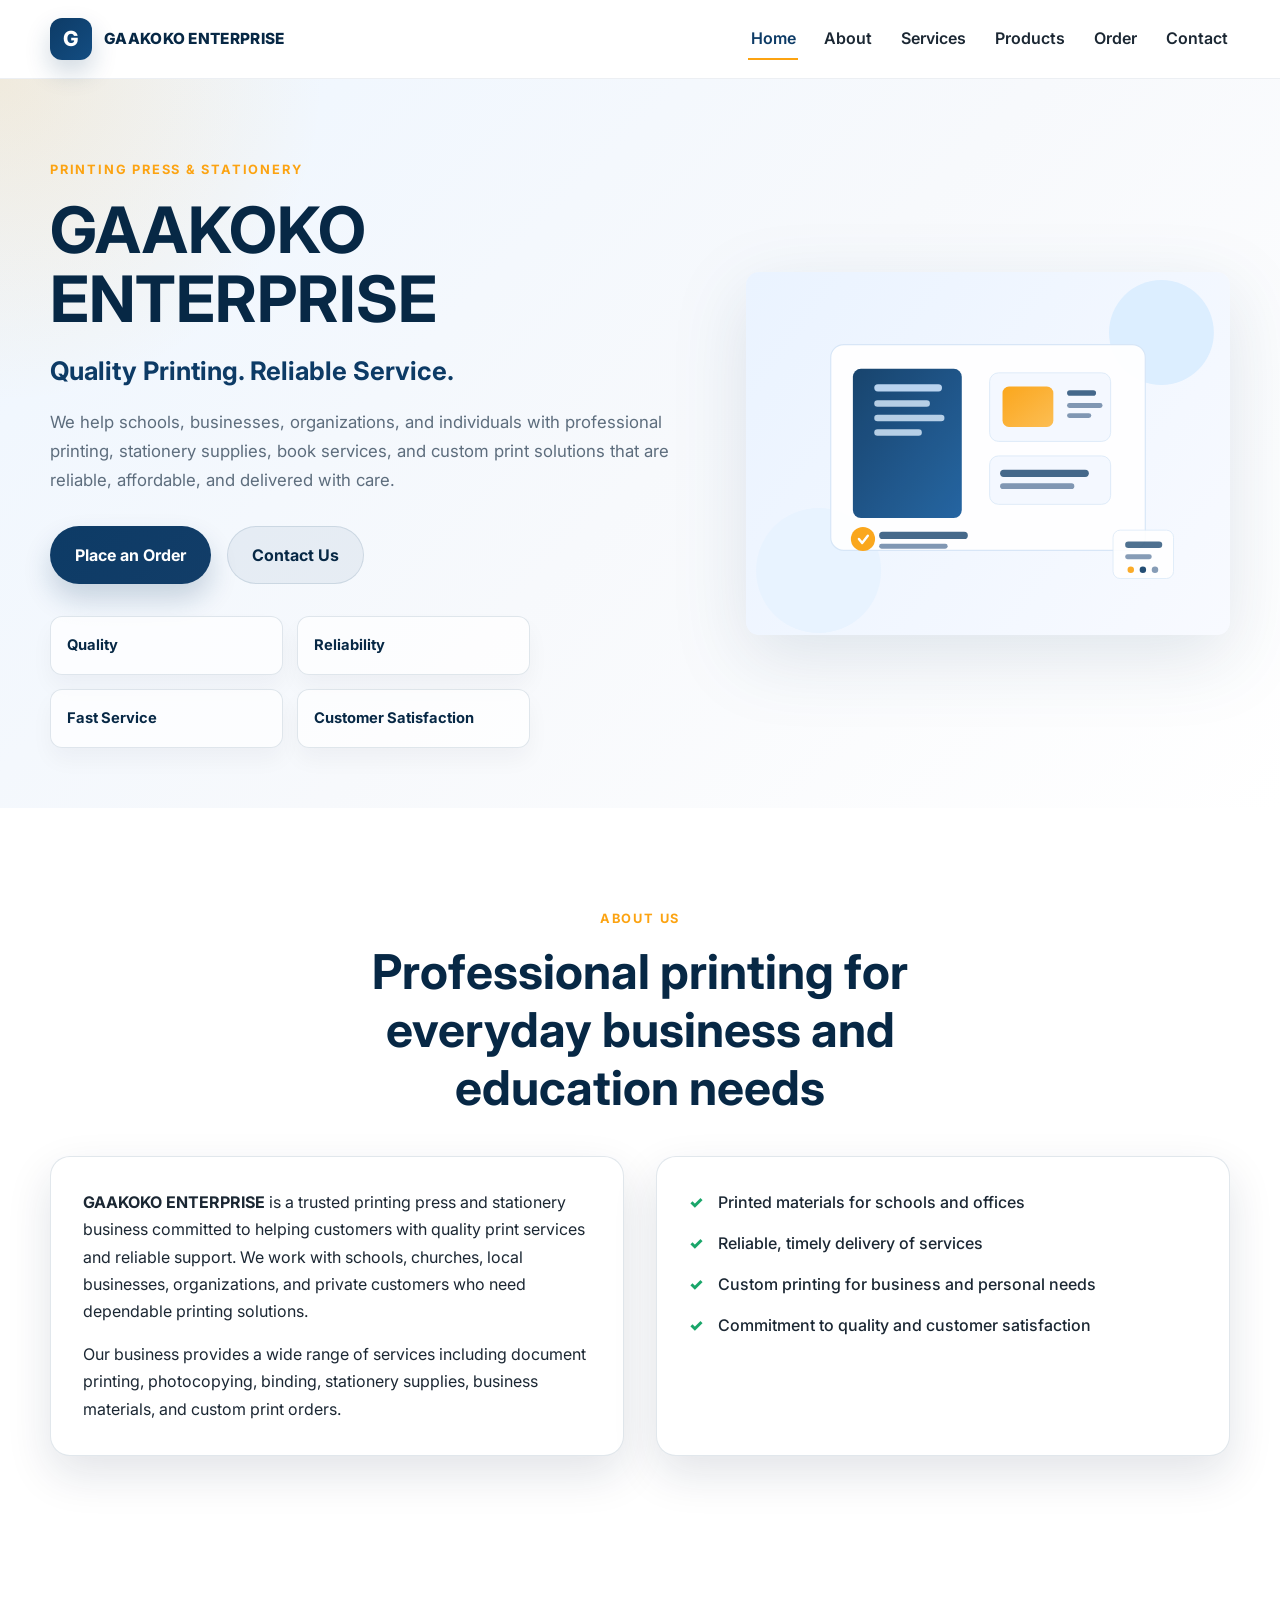
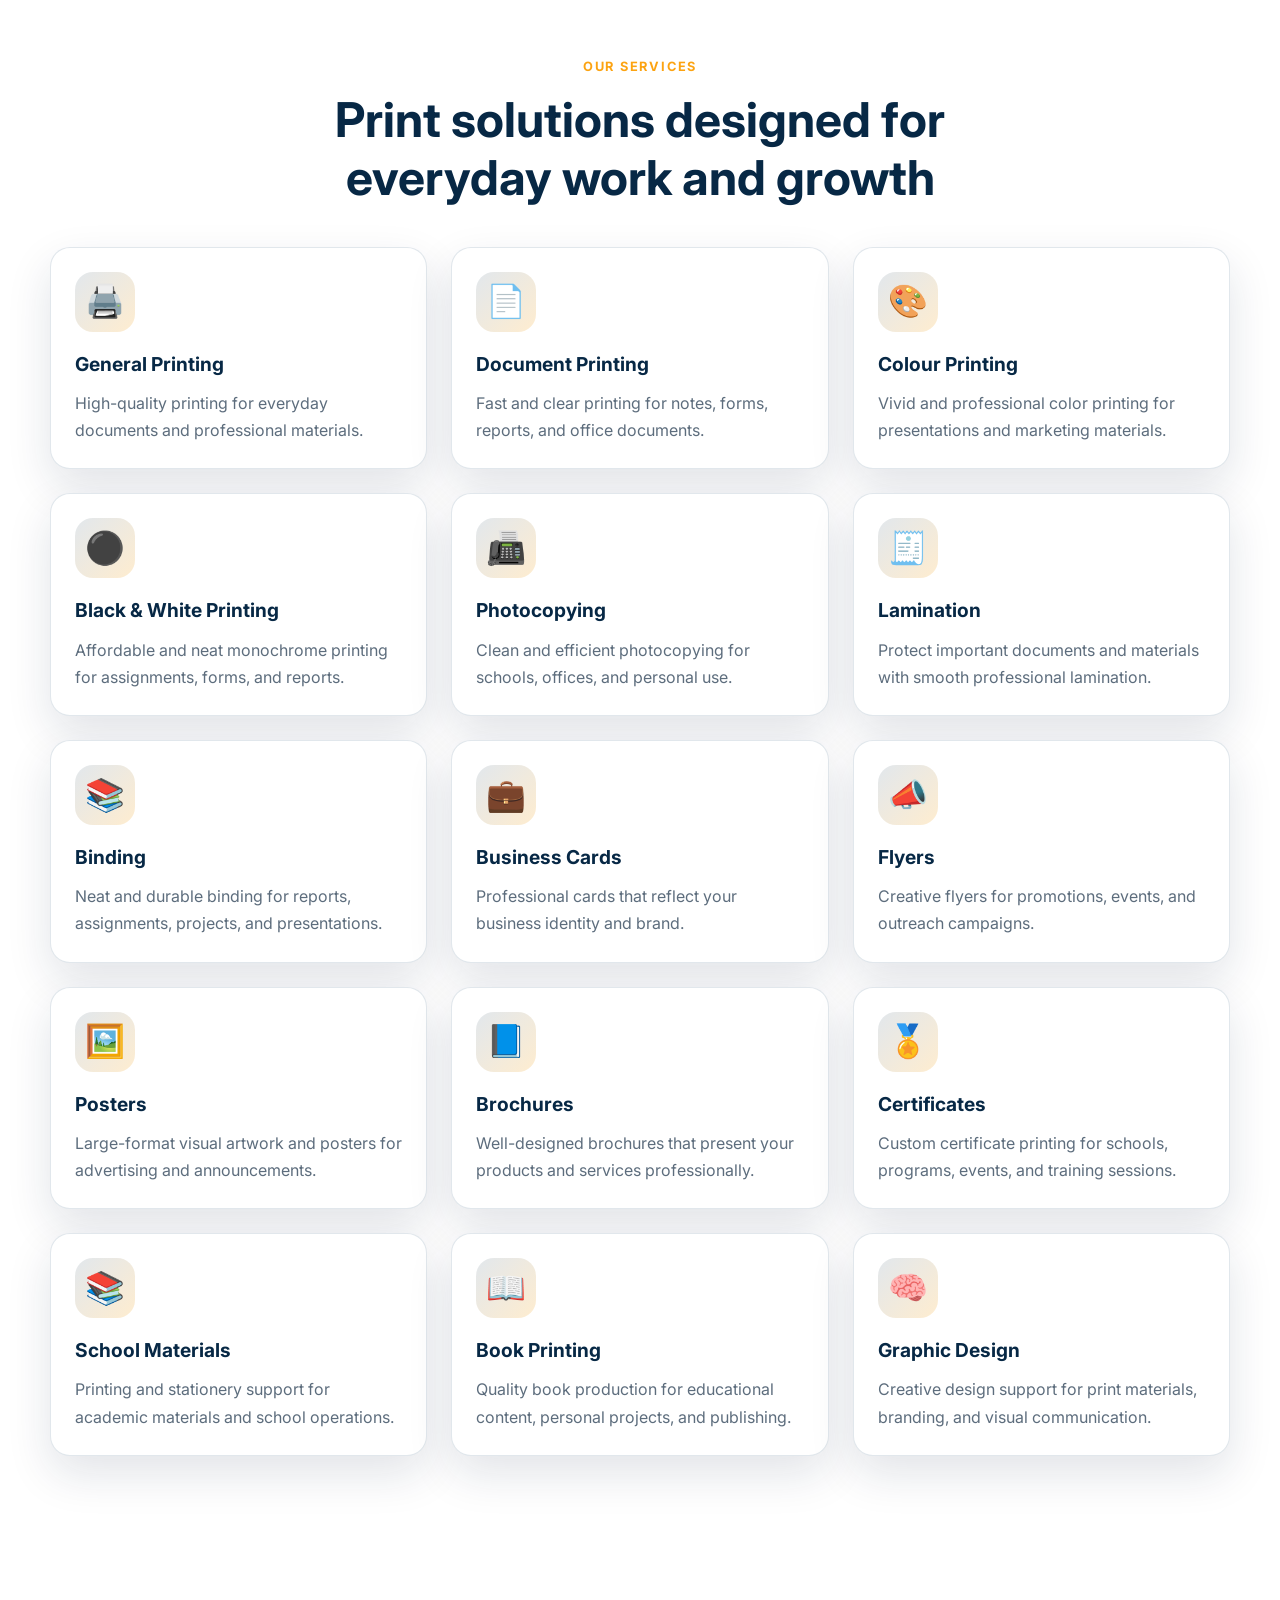
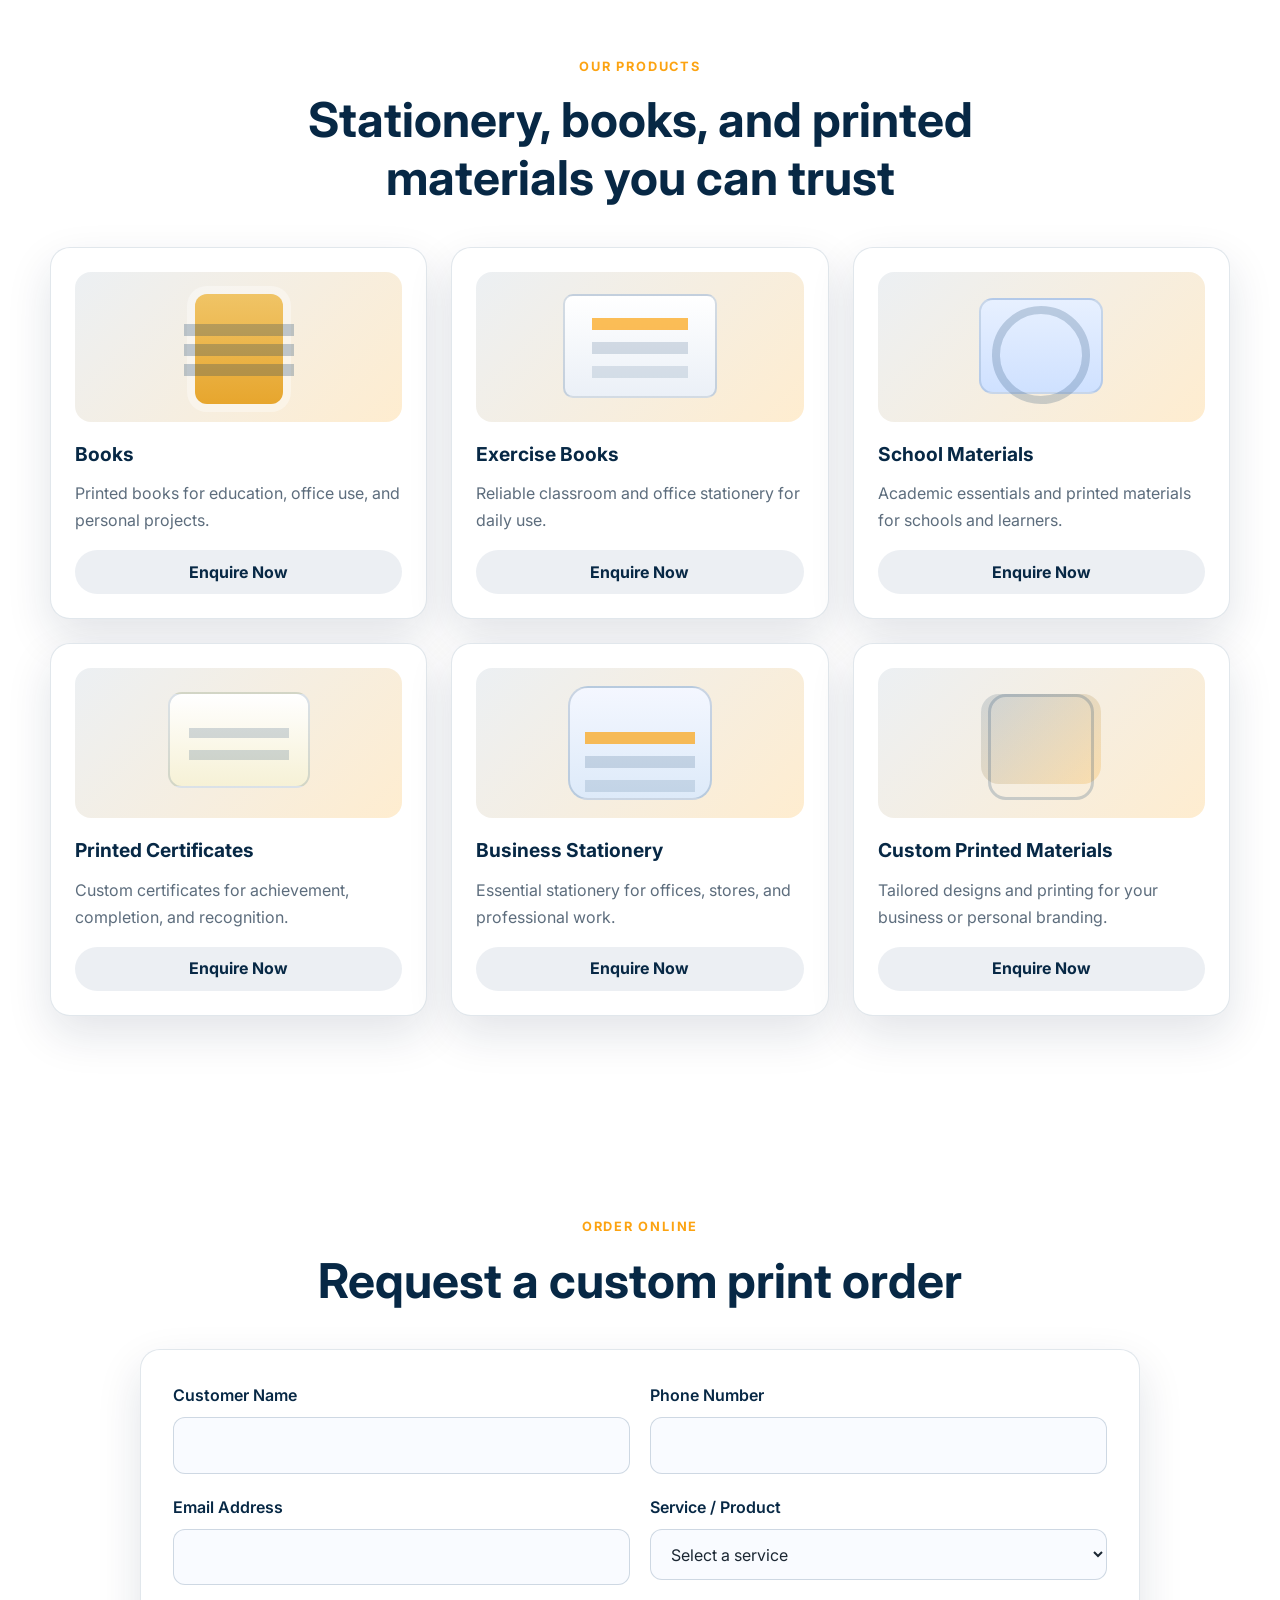
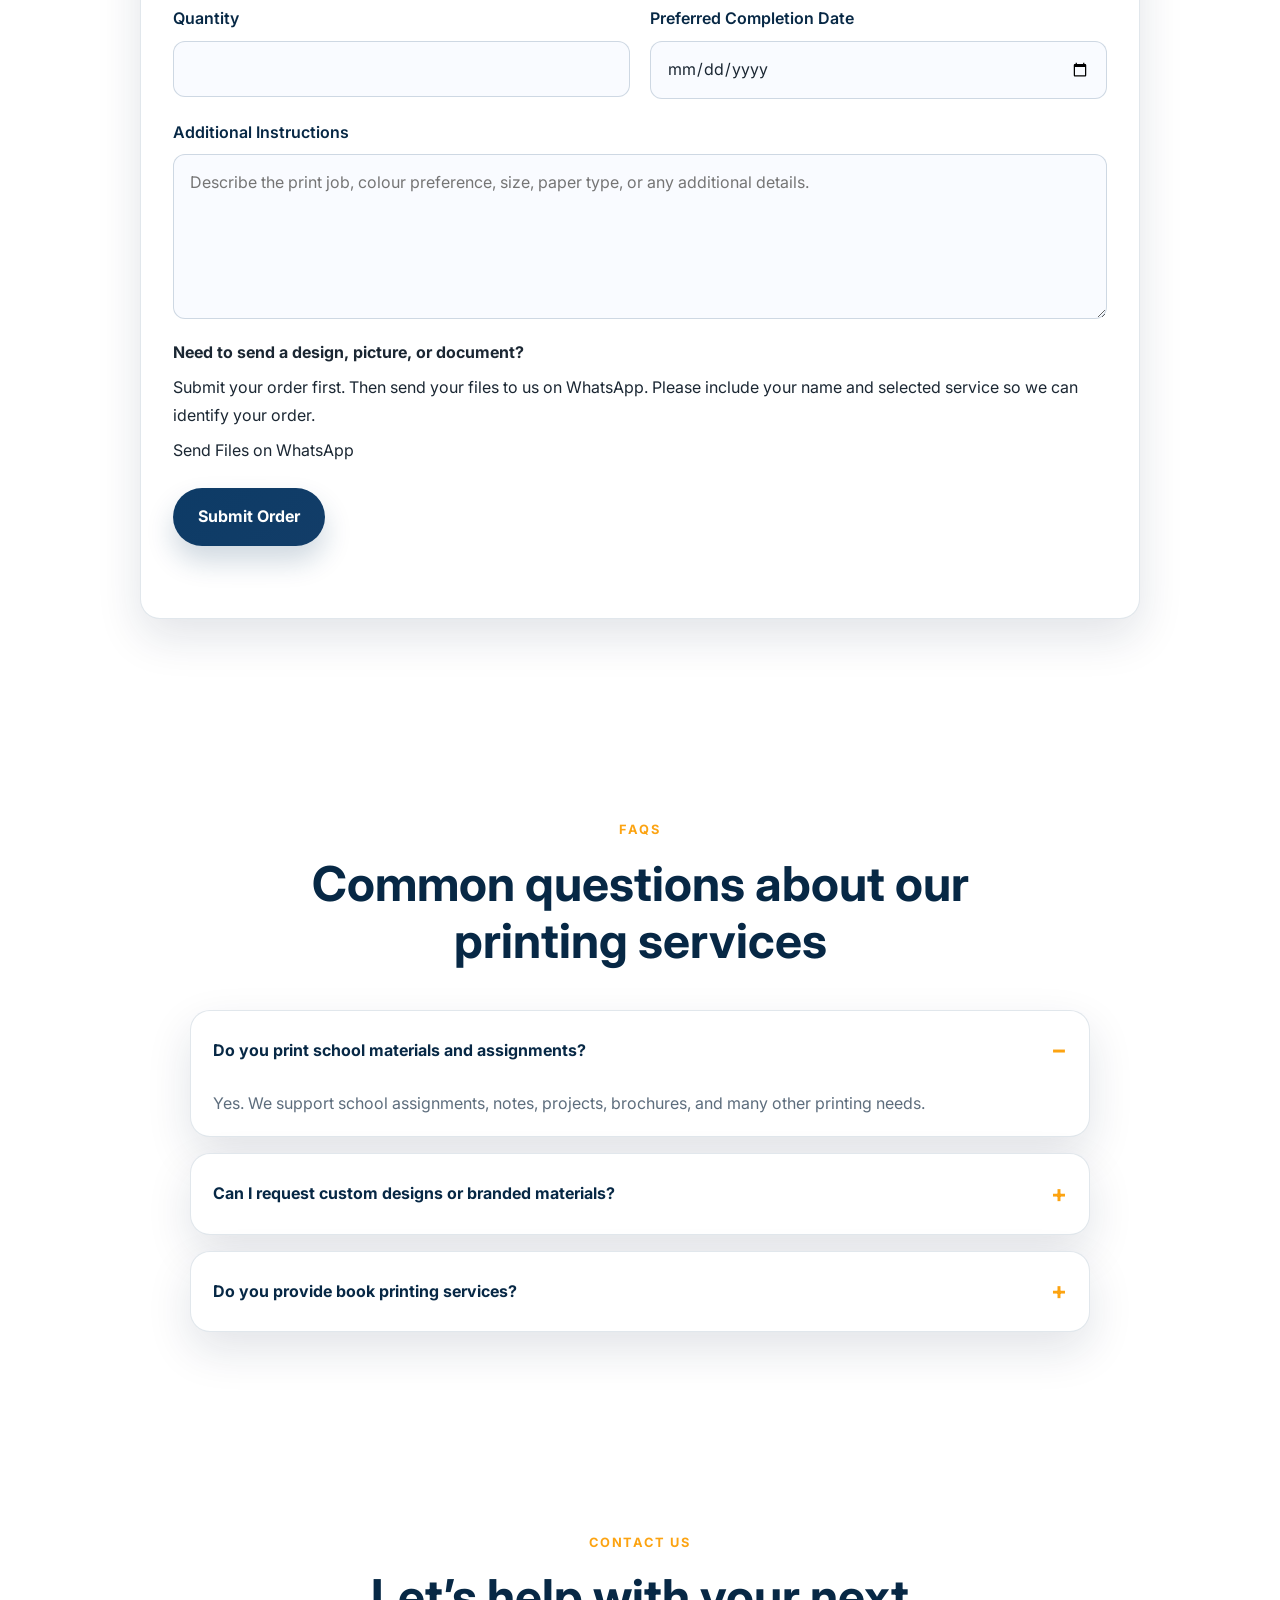
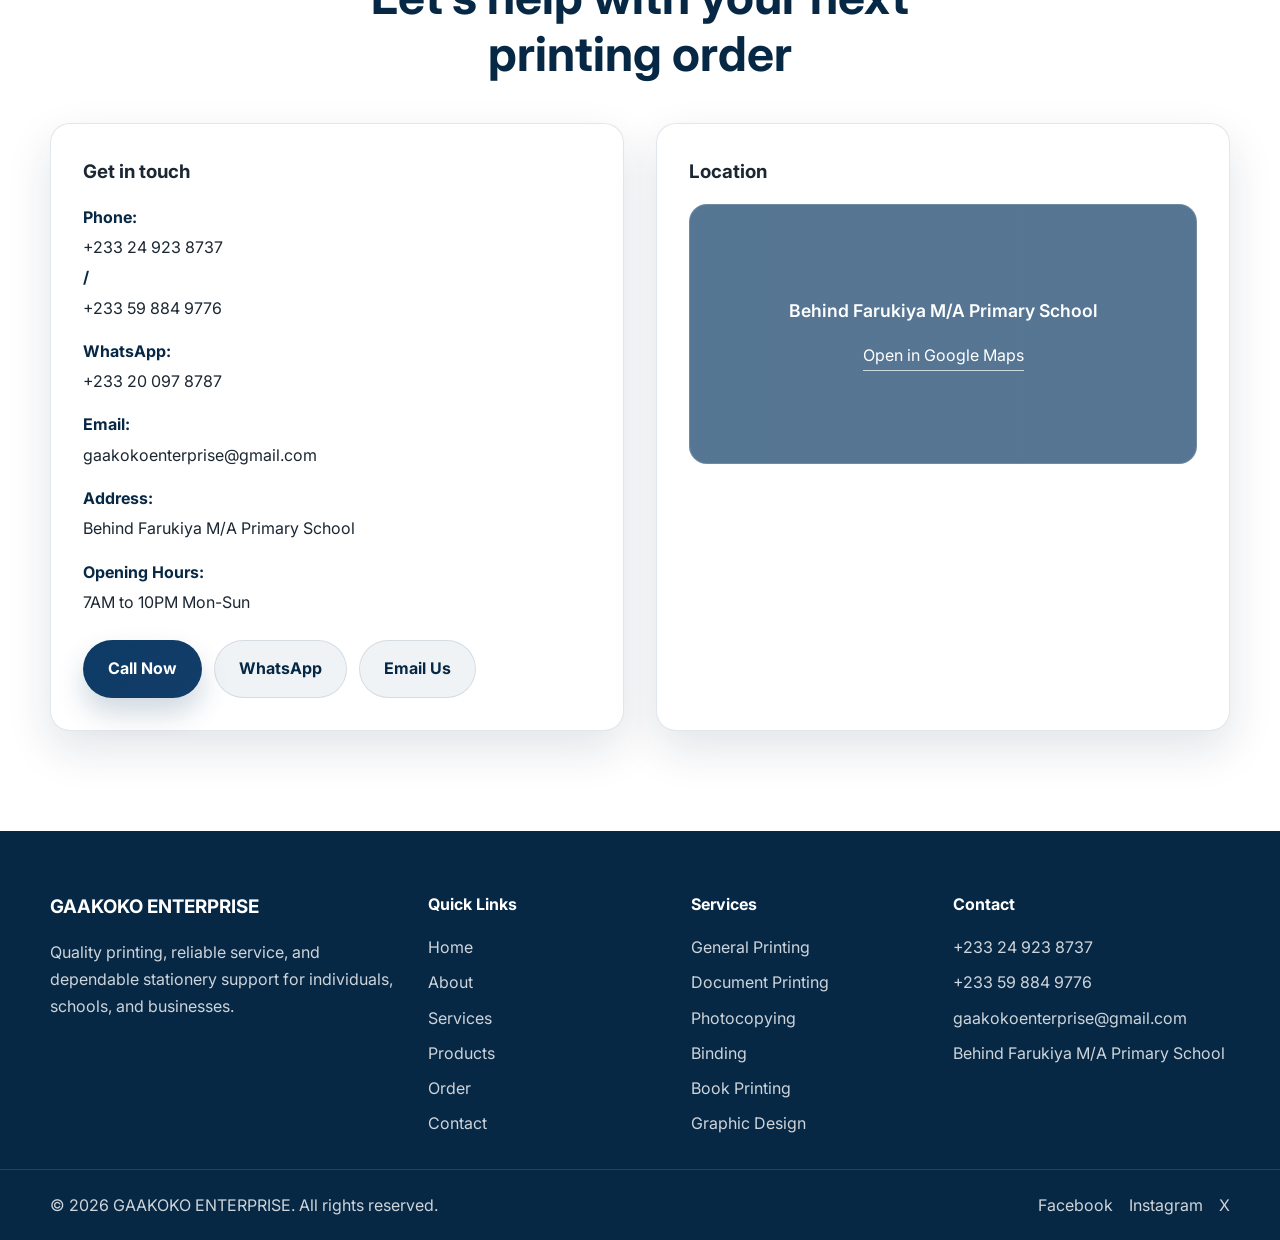
<file: index.html>
<!DOCTYPE html>
<html lang="en">
  <head>
    <meta charset="UTF-8" />
    <meta name="viewport" content="width=device-width, initial-scale=1.0" />
    <title>GAAKOKO ENTERPRISE | Quality Printing. Reliable Service.</title>
    <meta
      name="description"
      content="GAAKOKO ENTERPRISE provides quality printing, document services, book printing, stationery, and custom printing solutions for homes, schools, businesses, and organizations."
    />
    <meta
      name="keywords"
      content="GAAKOKO ENTERPRISE, printing press, stationery, book printing, document printing, photocopying, branding, Ghana printing business"
    />
    <meta property="og:title" content="GAAKOKO ENTERPRISE" />
    <meta
      property="og:description"
      content="Quality Printing. Reliable Service. Printing, stationery, books, and custom document services."
    />
    <meta property="og:type" content="website" />
    <meta property="og:image" content="images/hero-printing.svg" />
    <link rel="preconnect" href="https://fonts.googleapis.com" />
    <link rel="preconnect" href="https://fonts.gstatic.com" crossorigin />
    <link
      href="https://fonts.googleapis.com/css2?family=Inter:wght@400;500;600;700;800&display=swap"
      rel="stylesheet"
    />
    <link rel="stylesheet" href="style.css" />
  </head>
  <body>
    <header class="site-header">
      <nav class="navbar container" aria-label="Main navigation">
        <a href="#home" class="brand" aria-label="GAAKOKO ENTERPRISE home">
          <span class="brand-mark">G</span>
          <span class="brand-text">GAAKOKO ENTERPRISE</span>
        </a>

        <button class="nav-toggle" aria-label="Open menu" aria-expanded="false">
          <span></span>
          <span></span>
          <span></span>
        </button>

        <div class="nav-menu">
          <ul class="nav-links">
            <li><a href="#home">Home</a></li>
            <li><a href="#about">About</a></li>
            <li><a href="#services">Services</a></li>
            <li><a href="#products">Products</a></li>
            <li><a href="#order">Order</a></li>
            <li><a href="#contact">Contact</a></li>
          </ul>
        </div>
      </nav>
    </header>

    <main>
      <section id="home" class="hero">
        <div class="container hero-inner">
          <div class="hero-content reveal">
            <p class="eyebrow">Printing Press &amp; Stationery</p>
            <h1>GAAKOKO ENTERPRISE</h1>
            <p class="tagline">Quality Printing. Reliable Service.</p>
            <p class="hero-text">
              We help schools, businesses, organizations, and individuals with professional
              printing, stationery supplies, book services, and custom print solutions that are
              reliable, affordable, and delivered with care.
            </p>

            <div class="hero-actions">
              <a href="#order" class="btn btn-primary">Place an Order</a>
              <a href="#contact" class="btn btn-secondary">Contact Us</a>
            </div>

            <div class="hero-highlights" aria-label="Business values">
              <div><strong>Quality</strong></div>
              <div><strong>Reliability</strong></div>
              <div><strong>Fast Service</strong></div>
              <div><strong>Customer Satisfaction</strong></div>
            </div>
          </div>

          <div class="hero-visual reveal">
            <img
              src="images/hero-printing.svg"
              alt="Illustration of printing services and paper materials"
            />
          </div>
        </div>
      </section>

      <section id="about" class="section about">
        <div class="container">
          <div class="section-heading reveal">
            <p class="eyebrow">About Us</p>
            <h2>Professional printing for everyday business and education needs</h2>
          </div>

          <div class="about-grid">
            <div class="about-card reveal">
              <p>
                <strong>GAAKOKO ENTERPRISE</strong> is a trusted printing press and stationery
                business committed to helping customers with quality print services and reliable
                support. We work with schools, churches, local businesses, organizations, and
                private customers who need dependable printing solutions.
              </p>
              <p>
                Our business provides a wide range of services including document printing,
                photocopying, binding, stationery supplies, business materials, and custom print
                orders.
              </p>
            </div>

            <div class="about-card reveal">
              <ul class="check-list">
                <li>Printed materials for schools and offices</li>
                <li>Reliable, timely delivery of services</li>
                <li>Custom printing for business and personal needs</li>
                <li>Commitment to quality and customer satisfaction</li>
              </ul>
            </div>
          </div>
        </div>
      </section>

      <section id="services" class="section services">
        <div class="container">
          <div class="section-heading reveal">
            <p class="eyebrow">Our Services</p>
            <h2>Print solutions designed for everyday work and growth</h2>
          </div>

          <div class="card-grid">
            <article class="service-card reveal">
              <div class="icon">🖨️</div>
              <h3>General Printing</h3>
              <p>High-quality printing for everyday documents and professional materials.</p>
            </article>

            <article class="service-card reveal">
              <div class="icon">📄</div>
              <h3>Document Printing</h3>
              <p>Fast and clear printing for notes, forms, reports, and office documents.</p>
            </article>

            <article class="service-card reveal">
              <div class="icon">🎨</div>
              <h3>Colour Printing</h3>
              <p>Vivid and professional color printing for presentations and marketing materials.</p>
            </article>

            <article class="service-card reveal">
              <div class="icon">⚫</div>
              <h3>Black &amp; White Printing</h3>
              <p>Affordable and neat monochrome printing for assignments, forms, and reports.</p>
            </article>

            <article class="service-card reveal">
              <div class="icon">📠</div>
              <h3>Photocopying</h3>
              <p>Clean and efficient photocopying for schools, offices, and personal use.</p>
            </article>

            <article class="service-card reveal">
              <div class="icon">🧾</div>
              <h3>Lamination</h3>
              <p>Protect important documents and materials with smooth professional lamination.</p>
            </article>

            <article class="service-card reveal">
              <div class="icon">📚</div>
              <h3>Binding</h3>
              <p>Neat and durable binding for reports, assignments, projects, and presentations.</p>
            </article>

            <article class="service-card reveal">
              <div class="icon">💼</div>
              <h3>Business Cards</h3>
              <p>Professional cards that reflect your business identity and brand.</p>
            </article>

            <article class="service-card reveal">
              <div class="icon">📣</div>
              <h3>Flyers</h3>
              <p>Creative flyers for promotions, events, and outreach campaigns.</p>
            </article>

            <article class="service-card reveal">
              <div class="icon">🖼️</div>
              <h3>Posters</h3>
              <p>Large-format visual artwork and posters for advertising and announcements.</p>
            </article>

            <article class="service-card reveal">
              <div class="icon">📘</div>
              <h3>Brochures</h3>
              <p>Well-designed brochures that present your products and services professionally.</p>
            </article>

            <article class="service-card reveal">
              <div class="icon">🏅</div>
              <h3>Certificates</h3>
              <p>Custom certificate printing for schools, programs, events, and training sessions.</p>
            </article>

            <article class="service-card reveal">
              <div class="icon">📚</div>
              <h3>School Materials</h3>
              <p>Printing and stationery support for academic materials and school operations.</p>
            </article>

            <article class="service-card reveal">
              <div class="icon">📖</div>
              <h3>Book Printing</h3>
              <p>Quality book production for educational content, personal projects, and publishing.</p>
            </article>

            <article class="service-card reveal">
              <div class="icon">🧠</div>
              <h3>Graphic Design</h3>
              <p>Creative design support for print materials, branding, and visual communication.</p>
            </article>
          </div>
        </div>
      </section>

      <section id="products" class="section products">
        <div class="container">
          <div class="section-heading reveal">
            <p class="eyebrow">Our Products</p>
            <h2>Stationery, books, and printed materials you can trust</h2>
          </div>

          <div class="card-grid products-grid">
            <article class="product-card reveal">
              <div class="product-visual book" aria-hidden="true"></div>
              <h3>Books</h3>
              <p>Printed books for education, office use, and personal projects.</p>
              <button class="mini-btn" data-product="Books">Enquire Now</button>
            </article>

            <article class="product-card reveal">
              <div class="product-visual notebook" aria-hidden="true"></div>
              <h3>Exercise Books</h3>
              <p>Reliable classroom and office stationery for daily use.</p>
              <button class="mini-btn" data-product="Exercise Books">Enquire Now</button>
            </article>

            <article class="product-card reveal">
              <div class="product-visual school" aria-hidden="true"></div>
              <h3>School Materials</h3>
              <p>Academic essentials and printed materials for schools and learners.</p>
              <button class="mini-btn" data-product="School Materials">Enquire Now</button>
            </article>

            <article class="product-card reveal">
              <div class="product-visual certificate" aria-hidden="true"></div>
              <h3>Printed Certificates</h3>
              <p>Custom certificates for achievement, completion, and recognition.</p>
              <button class="mini-btn" data-product="Printed Certificates">Enquire Now</button>
            </article>

            <article class="product-card reveal">
              <div class="product-visual stationery" aria-hidden="true"></div>
              <h3>Business Stationery</h3>
              <p>Essential stationery for offices, stores, and professional work.</p>
              <button class="mini-btn" data-product="Business Stationery">Enquire Now</button>
            </article>

            <article class="product-card reveal">
              <div class="product-visual custom" aria-hidden="true"></div>
              <h3>Custom Printed Materials</h3>
              <p>Tailored designs and printing for your business or personal branding.</p>
              <button class="mini-btn" data-product="Custom Printed Materials">Enquire Now</button>
            </article>
          </div>
        </div>
      </section>

      <section id="order" class="section order">
        <div class="container">
          <div class="section-heading reveal">
            <p class="eyebrow">Order Online</p>
            <h2>Request a custom print order</h2>
          </div>

          <div class="order-wrapper reveal">
            <form id="orderForm" novalidate>
              <div class="form-grid">
                <div class="field">
                  <label for="customerName">Customer Name</label>
                  <input id="customerName" name="customerName" type="text" required />
                </div>

                <div class="field">
                  <label for="phoneNumber">Phone Number</label>
                  <input id="phoneNumber" name="phoneNumber" type="tel" required />
                </div>

                <div class="field">
                  <label for="emailAddress">Email Address</label>
                  <input id="emailAddress" name="emailAddress" type="email" required />
                </div>

                <div class="field">
                  <label for="serviceSelect">Service / Product</label>
                  <select id="serviceSelect" name="serviceSelect" required>
                    <option value="">Select a service</option>
                    <option value="General Printing">General Printing</option>
                    <option value="Document Printing">Document Printing</option>
                    <option value="Colour Printing">Colour Printing</option>
                    <option value="Black & White Printing">Black & White Printing</option>
                    <option value="Photocopying">Photocopying</option>
                    <option value="Lamination">Lamination</option>
                    <option value="Binding">Binding</option>
                    <option value="Business Cards">Business Cards</option>
                    <option value="Flyers">Flyers</option>
                    <option value="Posters">Posters</option>
                    <option value="Brochures">Brochures</option>
                    <option value="Certificates">Certificates</option>
                    <option value="School Materials">School Materials</option>
                    <option value="Book Printing">Book Printing</option>
                    <option value="Graphic Design">Graphic Design</option>
                    <option value="Books">Books</option>
                    <option value="Exercise Books">Exercise Books</option>
                    <option value="Business Stationery">Business Stationery</option>
                    <option value="Custom Printed Materials">Custom Printed Materials</option>
                  </select>
                </div>

                <div class="field">
                  <label for="quantity">Quantity</label>
                  <input id="quantity" name="quantity" type="number" min="1" required />
                </div>

                <div class="field">
                  <label for="completionDate">Preferred Completion Date</label>
                  <input id="completionDate" name="completionDate" type="date" required />
                </div>

                <div class="field full-width">
                  <label for="instructions">Additional Instructions</label>
                  <textarea
                    id="instructions"
                    name="instructions"
                    rows="5"
                    placeholder="Describe the print job, colour preference, size, paper type, or any additional details."
                  ></textarea>
                </div>

                <div class="field full-width upload-field">
  <p><strong>Need to send a design, picture, or document?</strong></p>
  <p>
    Submit your order first. Then send your files to us on WhatsApp.
    Please include your name and selected service so we can identify your order.
  </p>
  <a href="https://wa.me/233200978787" target="_blank" rel="noopener noreferrer">
    Send Files on WhatsApp
  </a>
</div>
                
              </div>

              <div class="form-actions">
                <button type="submit" class="btn btn-primary submit-btn">Submit Order</button>
              </div>

              <div id="formMessage" class="form-message" aria-live="polite"></div>
            </form>
          </div>
        </div>
      </section>

      <section class="section faq">
        <div class="container">
          <div class="section-heading reveal">
            <p class="eyebrow">FAQs</p>
            <h2>Common questions about our printing services</h2>
          </div>

          <div class="faq-list reveal">
            <div class="faq-item active">
              <button class="faq-question" type="button" aria-expanded="true">
                Do you print school materials and assignments?
              </button>
              <div class="faq-answer">
                <p>Yes. We support school assignments, notes, projects, brochures, and many other printing needs.</p>
              </div>
            </div>

            <div class="faq-item">
              <button class="faq-question" type="button" aria-expanded="false">
                Can I request custom designs or branded materials?
              </button>
              <div class="faq-answer">
                <p>Yes. We can help with custom printed materials and design support for business and personal use.</p>
              </div>
            </div>

            <div class="faq-item">
              <button class="faq-question" type="button" aria-expanded="false">
                Do you provide book printing services?
              </button>
              <div class="faq-answer">
                <p>Yes. We offer book printing services and other stationery and publication support.</p>
              </div>
            </div>
          </div>
        </div>
      </section>

      <section id="contact" class="section contact">
        <div class="container">
          <div class="section-heading reveal">
            <p class="eyebrow">Contact Us</p>
            <h2>Let’s help with your next printing order</h2>
          </div>

          <div class="contact-grid">
            <div class="contact-card reveal">
              <h3>Get in touch</h3>
              <ul class="contact-list">
                <li>
                  <span>Phone:</span>
                  <a href="tel:+233249238737">+233 24 923 8737</a>
                  <span>/</span>
                  <a href="tel:+233598849776">+233 59 884 9776</a>
                </li>
                <li>
                  <span>WhatsApp:</span>
                  <a href="https://wa.me/233200978787" target="_blank" rel="noreferrer">+233 20 097 8787</a>
                </li>
                <li>
                  <span>Email:</span>
                  <a href="mailto:gaakokoenterprise@gmail.com">gaakokoenterprise@gmail.com</a>
                </li>
                <li>
                  <span>Address:</span>
                  <p>Behind Farukiya M/A Primary School</p>
                </li>
                <li>
                  <span>Opening Hours:</span>
                  <p>7AM to 10PM Mon-Sun</p>
                </li>
              </ul>

              <div class="contact-actions">
                <a href="tel:+233249238737" class="btn btn-primary">Call Now</a>
                <a href="https://wa.me/233200978787" class="btn btn-secondary" target="_blank" rel="noreferrer">WhatsApp</a>
                <a href="mailto:[EMAIL ADDRESS]" class="btn btn-secondary">Email Us</a>
              </div>
            </div>

            <div class="map-card reveal">
              <h3>Location</h3>
              <div class="map-box" aria-label="Business location map placeholder">
                <p>Behind Farukiya M/A Primary School</p>
                <a
                  href="https://maps.google.com/?q=Behind+Farukiya+M%2FA+Primary+School"
                  target="_blank"
                  rel="noreferrer"
                >
                  Open in Google Maps
                </a>
              </div>
            </div>
          </div>
        </div>
      </section>
    </main>

    <footer class="site-footer">
      <div class="container footer-grid">
        <div>
          <h3>GAAKOKO ENTERPRISE</h3>
          <p>
            Quality printing, reliable service, and dependable stationery support for individuals,
            schools, and businesses.
          </p>
        </div>

        <div>
          <h4>Quick Links</h4>
          <ul>
            <li><a href="#home">Home</a></li>
            <li><a href="#about">About</a></li>
            <li><a href="#services">Services</a></li>
            <li><a href="#products">Products</a></li>
            <li><a href="#order">Order</a></li>
            <li><a href="#contact">Contact</a></li>
          </ul>
        </div>

        <div>
          <h4>Services</h4>
          <ul>
            <li>General Printing</li>
            <li>Document Printing</li>
            <li>Photocopying</li>
            <li>Binding</li>
            <li>Book Printing</li>
            <li>Graphic Design</li>
          </ul>
        </div>

        <div>
          <h4>Contact</h4>
          <ul>
            <li>+233 24 923 8737</li>
            <li>+233 59 884 9776</li>
            <li>gaakokoenterprise@gmail.com</li>
            <li>Behind Farukiya M/A Primary School</li>
          </ul>
        </div>
      </div>

      <div class="footer-bottom">
        <div class="container footer-bottom-inner">
          <p>© <span id="year"></span> GAAKOKO ENTERPRISE. All rights reserved.</p>
          <div class="socials" aria-label="Social media">
            <a href="#" aria-label="Facebook">Facebook</a>
            <a href="#" aria-label="Instagram">Instagram</a>
            <a href="#" aria-label="X">X</a>
          </div>
        </div>
      </div>
    </footer>

    <button class="scroll-top" type="button" aria-label="Scroll to top">↑</button>

    <script src="script.js"></script>
  </body>
</html>
</file>
<file: style.css>
* {
  margin: 0;
  padding: 0;
  box-sizing: border-box;
}

:root {
  --primary: #0d3b66;
  --primary-dark: #072845;
  --accent: #fca311;
  --accent-soft: #ffd166;
  --secondary: #d9eaf7;
  --light: #f7f9fc;
  --white: #ffffff;
  --text: #1b2733;
  --muted: #5d6d7d;
  --border: rgba(13, 59, 102, 0.12);
  --shadow: 0 18px 45px rgba(16, 35, 63, 0.12);
  --radius: 20px;
  --radius-sm: 12px;
  --container: 1180px;
}

html {
  scroll-behavior: smooth;
}

body {
  font-family: "Inter", sans-serif;
  color: var(--text);
  background: var(--white);
  line-height: 1.7;
}

img {
  max-width: 100%;
  display: block;
}

a {
  text-decoration: none;
  color: inherit;
}

button,
input,
select,
textarea {
  font: inherit;
}

button {
  cursor: pointer;
}

.container {
  width: min(var(--container), calc(100% - 2rem));
  margin: 0 auto;
}

.section {
  padding: 100px 0;
}

.eyebrow {
  font-size: 0.8rem;
  letter-spacing: 0.14em;
  text-transform: uppercase;
  color: var(--accent);
  font-weight: 700;
  margin-bottom: 14px;
}

.section-heading {
  margin-bottom: 2.5rem;
  text-align: center;
}

.section-heading h2 {
  font-size: clamp(2rem, 4vw, 3rem);
  color: var(--primary-dark);
  line-height: 1.2;
  max-width: 700px;
  margin: 0 auto;
}

.site-header {
  position: sticky;
  top: 0;
  z-index: 1000;
  background: rgba(255, 255, 255, 0.96);
  backdrop-filter: blur(10px);
  border-bottom: 1px solid rgba(13, 59, 102, 0.08);
}

.navbar {
  display: flex;
  align-items: center;
  justify-content: space-between;
  min-height: 78px;
  position: relative;
}

.brand {
  display: inline-flex;
  align-items: center;
  gap: 0.75rem;
  font-weight: 800;
  color: var(--primary-dark);
}

.brand-mark {
  width: 42px;
  height: 42px;
  background: linear-gradient(135deg, var(--primary), #134d82);
  color: var(--white);
  border-radius: 12px;
  display: grid;
  place-items: center;
  font-size: 1.3rem;
  box-shadow: 0 12px 26px rgba(13, 59, 102, 0.2);
}

.brand-text {
  font-size: 0.96rem;
  letter-spacing: 0.02em;
}

.nav-menu {
  display: flex;
  align-items: center;
}

.nav-links {
  display: flex;
  align-items: center;
  gap: 1.5rem;
  list-style: none;
}

.nav-links a {
  position: relative;
  color: var(--text);
  font-weight: 600;
  padding: 0.5rem 0.15rem;
  transition: color 0.2s ease;
}

.nav-links a::after {
  content: "";
  position: absolute;
  left: 0;
  bottom: -4px;
  width: 100%;
  height: 2px;
  background: var(--accent);
  transform: scaleX(0);
  transform-origin: left;
  transition: transform 0.25s ease;
}

.nav-links a:hover,
.nav-links a.active {
  color: var(--primary);
}

.nav-links a:hover::after,
.nav-links a.active::after {
  transform: scaleX(1);
}

.nav-toggle {
  display: none;
  border: none;
  background: transparent;
  width: 46px;
  height: 46px;
  border-radius: 12px;
  position: relative;
}

.nav-toggle span {
  display: block;
  width: 24px;
  height: 3px;
  background: var(--primary-dark);
  border-radius: 999px;
  margin: 5px auto;
  transition: transform 0.25s ease, opacity 0.25s ease;
}

.hero {
  background:
    radial-gradient(circle at top left, rgba(252, 163, 17, 0.14), transparent 22%),
    linear-gradient(135deg, #eef6ff 0%, #f7f9fc 52%, #ffffff 100%);
  padding: 80px 0 60px;
}

.hero-inner {
  display: grid;
  grid-template-columns: 1.15fr 0.85fr;
  align-items: center;
  gap: 2.5rem;
}

.hero-content h1 {
  font-size: clamp(2.5rem, 5vw, 4.25rem);
  line-height: 1.08;
  margin-bottom: 1rem;
  color: var(--primary-dark);
}

.tagline {
  font-size: clamp(1.15rem, 2vw, 1.6rem);
  color: var(--primary);
  font-weight: 700;
  margin-bottom: 1rem;
}

.hero-text {
  max-width: 620px;
  color: var(--muted);
  font-size: 1.05rem;
}

.hero-actions {
  display: flex;
  flex-wrap: wrap;
  gap: 1rem;
  margin-top: 2rem;
}

.btn {
  display: inline-flex;
  align-items: center;
  justify-content: center;
  min-height: 52px;
  padding: 0.9rem 1.5rem;
  border-radius: 999px;
  font-weight: 700;
  border: 1px solid transparent;
  transition: transform 0.2s ease, box-shadow 0.2s ease, background 0.2s ease;
}

.btn:hover {
  transform: translateY(-2px);
}

.btn-primary {
  background: linear-gradient(135deg, var(--primary), #123d68);
  color: var(--white);
  box-shadow: 0 15px 28px rgba(13, 59, 102, 0.2);
}

.btn-secondary {
  background: rgba(13, 59, 102, 0.06);
  color: var(--primary-dark);
  border-color: rgba(13, 59, 102, 0.12);
}

.hero-highlights {
  display: grid;
  grid-template-columns: repeat(2, minmax(160px, 1fr));
  gap: 0.85rem;
  margin-top: 2rem;
  max-width: 480px;
}

.hero-highlights div {
  background: rgba(255, 255, 255, 0.7);
  border: 1px solid var(--border);
  border-radius: var(--radius-sm);
  padding: 1rem 1rem;
  font-size: 0.92rem;
  color: var(--primary-dark);
  box-shadow: 0 12px 22px rgba(17, 28, 46, 0.04);
}

.hero-visual {
  display: flex;
  justify-content: center;
  align-items: center;
}

.hero-visual img {
  width: min(100%, 520px);
  filter: drop-shadow(0 22px 36px rgba(13, 59, 102, 0.12));
}

.about-grid,
.contact-grid {
  display: grid;
  grid-template-columns: repeat(2, minmax(0, 1fr));
  gap: 2rem;
}

.about-card,
.contact-card,
.map-card,
.order-wrapper,
.faq-item,
.service-card,
.product-card {
  background: var(--white);
  border-radius: var(--radius);
  border: 1px solid var(--border);
  box-shadow: var(--shadow);
}

.about-card,
.contact-card,
.map-card,
.order-wrapper {
  padding: 2rem;
}

.about-card p + p {
  margin-top: 1rem;
}

.check-list {
  list-style: none;
  display: grid;
  gap: 0.85rem;
  padding-left: 0;
}

.check-list li {
  position: relative;
  padding-left: 1.8rem;
  color: var(--text);
  font-weight: 500;
}

.check-list li::before {
  content: "✓";
  position: absolute;
  left: 0;
  top: 0;
  color: #1aa66a;
  font-weight: 900;
}

.card-grid {
  display: grid;
  grid-template-columns: repeat(3, minmax(0, 1fr));
  gap: 1.5rem;
}

.service-card,
.product-card {
  padding: 1.5rem;
  transition: transform 0.25s ease, box-shadow 0.25s ease, border-color 0.25s ease;
}

.service-card:hover,
.product-card:hover {
  transform: translateY(-6px);
  border-color: rgba(13, 59, 102, 0.18);
  box-shadow: 0 22px 38px rgba(17, 28, 46, 0.12);
}

.icon {
  width: 60px;
  height: 60px;
  border-radius: 18px;
  display: grid;
  place-items: center;
  font-size: 2rem;
  background: linear-gradient(135deg, rgba(13, 59, 102, 0.12), rgba(252, 163, 17, 0.2));
  margin-bottom: 1rem;
}

.service-card h3,
.product-card h3 {
  color: var(--primary-dark);
  font-size: 1.2rem;
  margin-bottom: 0.6rem;
}

.service-card p,
.product-card p {
  color: var(--muted);
}

.products-grid {
  grid-template-columns: repeat(3, minmax(0, 1fr));
}

.product-visual {
  height: 150px;
  border-radius: 16px;
  margin-bottom: 1rem;
  position: relative;
  overflow: hidden;
  background: linear-gradient(135deg, rgba(13, 59, 102, 0.08), rgba(252, 163, 17, 0.2));
}

.product-visual::before,
.product-visual::after {
  content: "";
  position: absolute;
}

.book::before {
  width: 88px;
  height: 110px;
  background: linear-gradient(180deg, #f0c466, #e7a62e);
  left: 50%;
  top: 22px;
  transform: translateX(-50%);
  border-radius: 12px;
  box-shadow: 0 0 0 8px rgba(255, 255, 255, 0.35);
}

.book::after {
  width: 110px;
  height: 12px;
  background: rgba(13, 59, 102, 0.25);
  left: 50%;
  top: 52px;
  transform: translateX(-50%);
  box-shadow: 0 20px 0 rgba(13, 59, 102, 0.25), 0 40px 0 rgba(13, 59, 102, 0.25);
}

.notebook::before {
  width: 150px;
  height: 100px;
  left: 50%;
  top: 22px;
  transform: translateX(-50%);
  background: linear-gradient(180deg, #fff, #ebf0f7);
  border-radius: 10px;
  border: 2px solid rgba(13, 59, 102, 0.18);
}

.notebook::after {
  width: 96px;
  height: 12px;
  background: rgba(252, 163, 17, 0.7);
  left: 50%;
  top: 46px;
  transform: translateX(-50%);
  box-shadow: 0 24px 0 rgba(13, 59, 102, 0.16), 0 48px 0 rgba(13, 59, 102, 0.12);
}

.school::before {
  width: 120px;
  height: 92px;
  left: 50%;
  top: 26px;
  transform: translateX(-50%);
  background: linear-gradient(180deg, #e7f0ff, #cfe1ff);
  border-radius: 14px;
  border: 2px solid rgba(13, 59, 102, 0.14);
}

.school::after {
  width: 82px;
  height: 82px;
  left: 50%;
  top: 34px;
  transform: translateX(-50%);
  border-radius: 50%;
  border: 8px solid rgba(13, 59, 102, 0.2);
}

.certificate::before {
  width: 138px;
  height: 92px;
  left: 50%;
  top: 24px;
  transform: translateX(-50%);
  background: linear-gradient(180deg, #fff, #f6f1d6);
  border-radius: 14px;
  border: 2px solid rgba(13, 59, 102, 0.15);
}

.certificate::after {
  width: 100px;
  height: 10px;
  left: 50%;
  top: 60px;
  transform: translateX(-50%);
  background: rgba(13, 59, 102, 0.18);
  box-shadow: 0 22px 0 rgba(13, 59, 102, 0.18);
}

.stationery::before {
  width: 140px;
  height: 110px;
  left: 50%;
  top: 18px;
  transform: translateX(-50%);
  background: linear-gradient(180deg, #f4f7ff, #ddeaf9);
  border-radius: 20px;
  border: 2px solid rgba(13, 59, 102, 0.18);
}

.stationery::after {
  width: 110px;
  height: 12px;
  background: rgba(252, 163, 17, 0.7);
  left: 50%;
  top: 64px;
  transform: translateX(-50%);
  box-shadow: 0 24px 0 rgba(13, 59, 102, 0.16), 0 48px 0 rgba(13, 59, 102, 0.13);
}

.custom::before {
  width: 120px;
  height: 90px;
  left: 50%;
  top: 26px;
  transform: translateX(-50%);
  background: linear-gradient(135deg, rgba(13, 59, 102, 0.15), rgba(252, 163, 17, 0.22));
  border-radius: 18px;
}

.custom::after {
  width: 100px;
  height: 100px;
  left: 50%;
  top: 26px;
  transform: translateX(-50%);
  border: 3px solid rgba(13, 59, 102, 0.2);
  border-radius: 18px;
}

.mini-btn {
  margin-top: 1rem;
  width: 100%;
  border: none;
  background: rgba(13, 59, 102, 0.08);
  color: var(--primary-dark);
  min-height: 44px;
  border-radius: 999px;
  font-weight: 700;
  transition: background 0.2s ease, color 0.2s ease;
}

.mini-btn:hover {
  background: var(--primary);
  color: var(--white);
}

.order-wrapper {
  max-width: 1000px;
  margin: 0 auto;
}

.form-grid {
  display: grid;
  grid-template-columns: repeat(2, minmax(0, 1fr));
  gap: 1.25rem;
}

.field {
  display: flex;
  flex-direction: column;
  gap: 0.5rem;
}

.field label {
  font-weight: 600;
  color: var(--primary-dark);
}

.field input,
.field select,
.field textarea {
  width: 100%;
  padding: 0.85rem 1rem;
  border: 1px solid rgba(13, 59, 102, 0.18);
  border-radius: 12px;
  background: #f9fbff;
  color: var(--text);
  transition: border-color 0.2s ease, box-shadow 0.2s ease;
}

.field input:focus,
.field select:focus,
.field textarea:focus {
  outline: none;
  border-color: rgba(13, 59, 102, 0.4);
  box-shadow: 0 0 0 4px rgba(13, 59, 102, 0.06);
}

.full-width {
  grid-column: 1 / -1;
}

.upload-field small {
  color: var(--muted);
  font-size: 0.82rem;
}

.form-actions {
  margin-top: 1.5rem;
  display: flex;
  justify-content: flex-start;
}

.form-message {
  margin-top: 1rem;
  font-weight: 600;
  min-height: 24px;
}

.form-message.success {
  color: #0d8b5c;
}

.form-message.error {
  color: #c0392b;
}

.faq-list {
  max-width: 900px;
  margin: 0 auto;
  display: grid;
  gap: 1rem;
}

.faq-item {
  overflow: hidden;
}

.faq-question {
  width: 100%;
  background: transparent;
  padding: 1.2rem 1.4rem;
  border: none;
  text-align: left;
  font-weight: 700;
  color: var(--primary-dark);
  display: flex;
  align-items: center;
  justify-content: space-between;
  gap: 0.75rem;
}

.faq-question::after {
  content: "+";
  font-size: 1.5rem;
  color: var(--accent);
}

.faq-item.active .faq-question::after {
  content: "−";
}

.faq-answer {
  max-height: 0;
  overflow: hidden;
  transition: max-height 0.3s ease;
}

.faq-item.active .faq-answer {
  max-height: 200px;
}

.faq-answer p {
  padding: 0 1.4rem 1.2rem;
  color: var(--muted);
}

.contact-list {
  list-style: none;
  display: grid;
  gap: 1rem;
  margin-top: 1rem;
  color: var(--text);
}

.contact-list li {
  display: grid;
  gap: 0.2rem;
}

.contact-list span {
  font-weight: 700;
  color: var(--primary-dark);
}

.contact-actions {
  margin-top: 1.5rem;
  display: flex;
  flex-wrap: wrap;
  gap: 0.75rem;
}

.map-box {
  margin-top: 1rem;
  min-height: 260px;
  display: flex;
  flex-direction: column;
  justify-content: center;
  align-items: center;
  text-align: center;
  padding: 2rem;
  border-radius: 18px;
  background:
    linear-gradient(rgba(13, 59, 102, 0.7), rgba(13, 59, 102, 0.7)),
    url("https://images.unsplash.com/photo-1524661135-423995f22d0b?auto=format&fit=crop&w=1200&q=80") center/cover no-repeat;
  color: var(--white);
  box-shadow: inset 0 0 0 1px rgba(255, 255, 255, 0.15);
}

.map-box p {
  font-size: 1.1rem;
  font-weight: 600;
}

.map-box a {
  margin-top: 1rem;
  color: var(--white);
  border-bottom: 1px solid rgba(255, 255, 255, 0.7);
}

.site-footer {
  background: var(--primary-dark);
  color: rgba(255, 255, 255, 0.8);
  padding-top: 60px;
}

.footer-grid {
  display: grid;
  grid-template-columns: 1.5fr 1fr 1fr 1.2fr;
  gap: 2rem;
  padding-bottom: 2rem;
}

.site-footer h3,
.site-footer h4 {
  margin-bottom: 1rem;
  color: var(--white);
}

.site-footer ul {
  list-style: none;
  display: grid;
  gap: 0.5rem;
}

.site-footer a {
  color: rgba(255, 255, 255, 0.8);
}

.footer-bottom {
  border-top: 1px solid rgba(255, 255, 255, 0.12);
}

.footer-bottom-inner {
  min-height: 70px;
  display: flex;
  align-items: center;
  justify-content: space-between;
  gap: 1rem;
}

.socials {
  display: flex;
  align-items: center;
  gap: 1rem;
}

.scroll-top {
  position: fixed;
  right: 22px;
  bottom: 22px;
  width: 52px;
  height: 52px;
  border: none;
  border-radius: 50%;
  background: linear-gradient(135deg, var(--primary), var(--primary-dark));
  color: var(--white);
  font-size: 1.5rem;
  box-shadow: 0 18px 35px rgba(13, 59, 102, 0.25);
  opacity: 0;
  visibility: hidden;
  pointer-events: none;
  transform: translateY(16px);
  transition: opacity 0.2s ease, visibility 0.2s ease, transform 0.2s ease;
}

.scroll-top.visible {
  opacity: 1;
  visibility: visible;
  pointer-events: auto;
  transform: translateY(0);
}

.reveal {
  opacity: 0;
  transform: translateY(28px);
  transition: opacity 0.7s ease, transform 0.7s ease;
}

.reveal.visible {
  opacity: 1;
  transform: translateY(0);
}

@media (max-width: 980px) {
  .card-grid,
  .products-grid,
  .footer-grid,
  .about-grid,
  .contact-grid,
  .hero-inner {
    grid-template-columns: 1fr 1fr;
  }

  .hero-inner {
    grid-template-columns: 1fr;
  }

  .footer-grid {
    grid-template-columns: 1fr 1fr;
  }
}

@media (max-width: 760px) {
  .section {
    padding: 80px 0;
  }

  .nav-toggle {
    display: block;
  }

  .nav-menu {
    position: absolute;
    top: calc(100% + 10px);
    left: 0;
    width: 100%;
    background: rgba(255, 255, 255, 0.98);
    border: 1px solid var(--border);
    border-radius: 14px;
    box-shadow: var(--shadow);
    padding: 1rem;
    opacity: 0;
    visibility: hidden;
    transform: translateY(-10px);
    transition: opacity 0.2s ease, visibility 0.2s ease, transform 0.2s ease;
  }

  .nav-menu.open {
    opacity: 1;
    visibility: visible;
    transform: translateY(0);
  }

  .nav-links {
    flex-direction: column;
    align-items: flex-start;
    gap: 0.8rem;
  }

  .card-grid,
  .products-grid,
  .about-grid,
  .contact-grid,
  .form-grid,
  .footer-grid {
    grid-template-columns: 1fr;
  }

  .hero-highlights {
    grid-template-columns: 1fr 1fr;
  }

  .footer-bottom-inner {
    flex-direction: column;
    justify-content: center;
    text-align: center;
    padding: 1rem 0;
  }
}

@media (max-width: 480px) {
  .hero-actions,
  .contact-actions {
    flex-direction: column;
  }

  .btn {
    width: 100%;
  }

  .hero-highlights {
    grid-template-columns: 1fr;
  }
}
</file>
